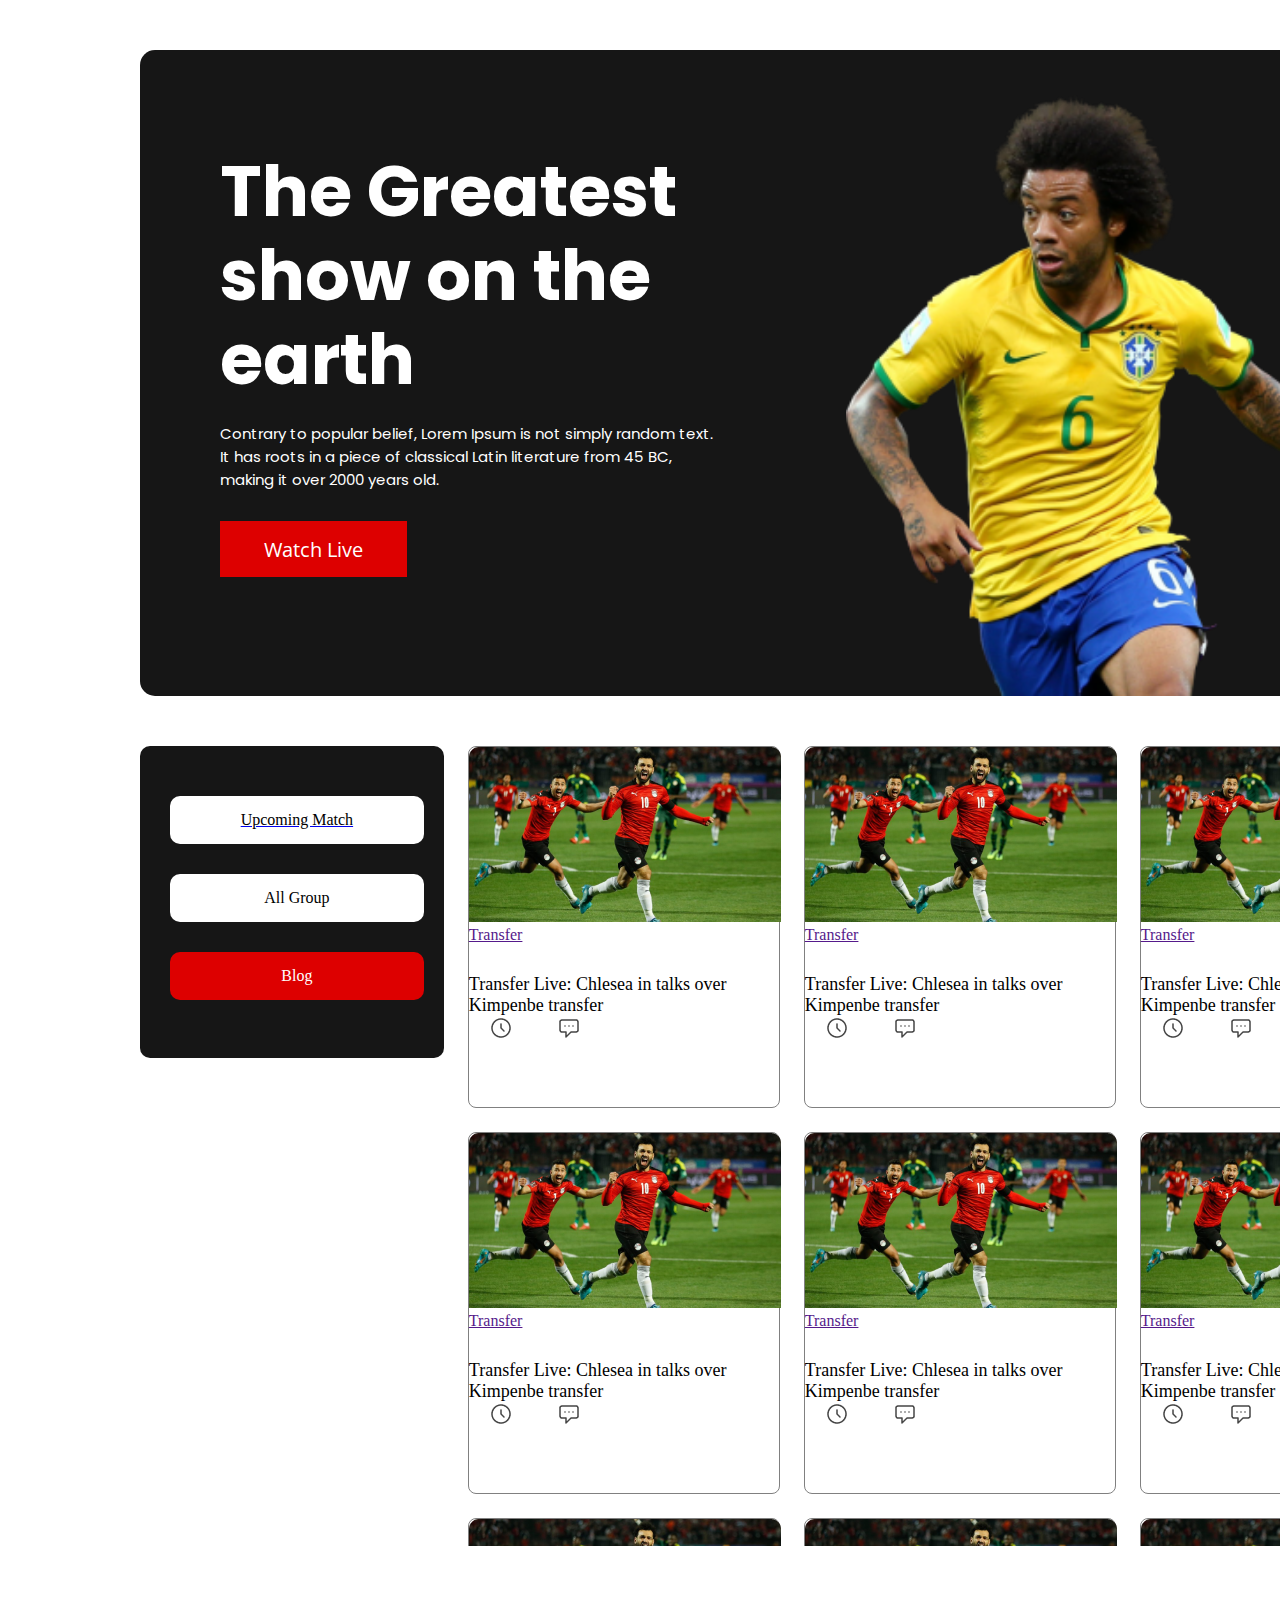
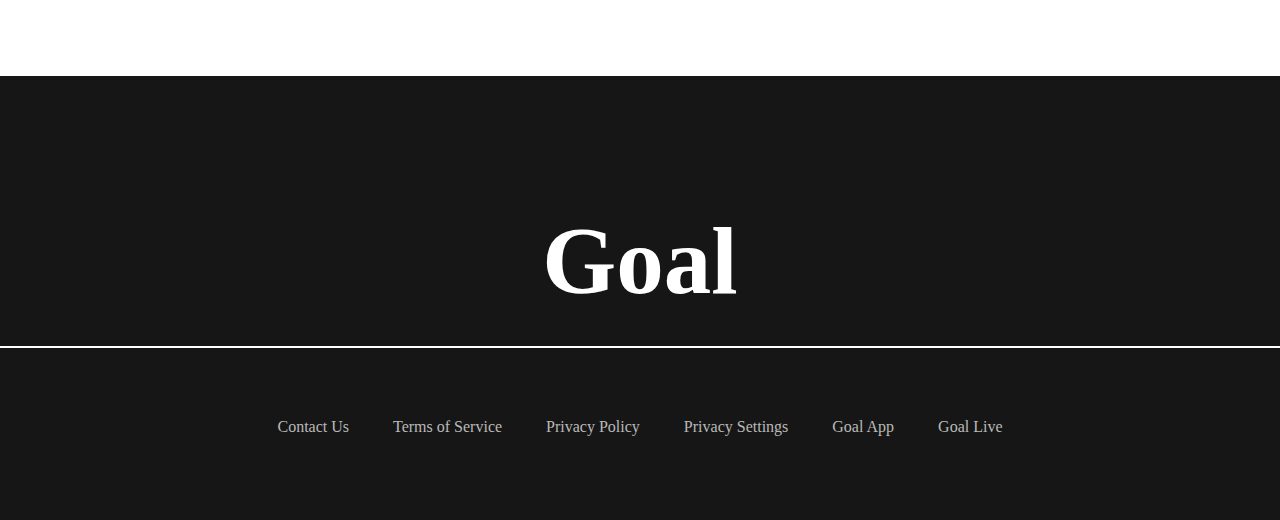
<file: index.html>
<!DOCTYPE html>
<html lang="en">
<head>
    <meta charset="UTF-8">
    <meta http-equiv="X-UA-Compatible" content="IE=edge">
    <meta name="viewport" content="width=device-width, initial-scale=1.0">
   <!-- CSS stylesheet link -->
    <link rel="stylesheet" href="style.css">
    <!-- google font -->
    <link rel="preconnect" href="https://fonts.googleapis.com">
<link rel="preconnect" href="https://fonts.gstatic.com" crossorigin>
<link href="https://fonts.googleapis.com/css2?family=Poppins:wght@700&display=swap" rel="stylesheet"> 
<link rel="preconnect" href="https://fonts.googleapis.com">
<link rel="preconnect" href="https://fonts.gstatic.com" crossorigin>
<link href="https://fonts.googleapis.com/css2?family=Open+Sans&display=swap" rel="stylesheet"> 
    <title>Foodball World Cup 2022</title>
    <head>
    </head>
<body>
    <header>
        <div class="banner">
            <div class="banner-text">
                <h1>The Greatest show on the earth</h1>
                <p>Contrary to popular belief, Lorem Ipsum is not simply 
                    random text. It has roots in a piece of classical Latin literature from 45 BC, making it over 2000 years old.</p>
                <button class="btn">
                    Watch Live
                </button>
            </div>
            <div class="banner-images">
                <img src="./images/assets/Banner Image.png" alt="">
            </div>
        </div>
        </header>
        <section>
            
            <div class="fullsection">
                <div class="leftsite">
                <ul>
                    <a href="/upcoming-match.html"><li>Upcoming Match</li></a>
                    <li>All Group</li>
                    <li class="blog">Blog</li>
                </ul>
                </div>
                <div class="rightsite">
                        <div class="cart">
                            <img src="./images/assets/Blog Image.png" alt="">
                            <a href="">Transfer</a>
                            <p>Transfer Live: Chlesea in talks over Kimpenbe transfer</p>
                            <span><img src="./images/assets/Time Icon.png" alt=""></span>
                            <span><img src="./images/assets/Chat Icon.png" alt=""></span>
                        </div>
                        <div class="cart">
                            <img src="./images/assets/Blog Image.png" alt="">
                            <a href="">Transfer</a>
                            <p>Transfer Live: Chlesea in talks over Kimpenbe transfer</p>
                            <span><img src="./images/assets/Time Icon.png" alt=""></span>
                            <span><img src="./images/assets/Chat Icon.png" alt=""></span>
                        </div>
                        <div class="cart">
                            <img src="./images/assets/Blog Image.png" alt="">
                            <a href="">Transfer</a>
                            <p>Transfer Live: Chlesea in talks over Kimpenbe transfer</p>
                            <span><img src="./images/assets/Time Icon.png" alt=""></span>
                            <span><img src="./images/assets/Chat Icon.png" alt=""></span>
                        </div>
                        <div class="cart">
                            <img src="./images/assets/Blog Image.png" alt="">
                            <a href="">Transfer</a>
                            <p>Transfer Live: Chlesea in talks over Kimpenbe transfer</p>
                            <span><img src="./images/assets/Time Icon.png" alt=""></span>
                            <span><img src="./images/assets/Chat Icon.png" alt=""></span>
                        </div>
                        <div class="cart">
                            <img src="./images/assets/Blog Image.png" alt="">
                            <a href="">Transfer</a>
                            <p>Transfer Live: Chlesea in talks over Kimpenbe transfer</p>
                            <span><img src="./images/assets/Time Icon.png" alt=""></span>
                            <span><img src="./images/assets/Chat Icon.png" alt=""></span>
                        </div>
                        <div class="cart">
                            <img src="./images/assets/Blog Image.png" alt="">
                            <a href="">Transfer</a>
                            <p>Transfer Live: Chlesea in talks over Kimpenbe transfer</p>
                            <span><img src="./images/assets/Time Icon.png" alt=""></span>
                            <span><img src="./images/assets/Chat Icon.png" alt=""></span>
                        </div>
                        <div class="cart">
                            <img src="./images/assets/Blog Image.png" alt="">
                            <a href="">Transfer</a>
                            <p>Transfer Live: Chlesea in talks over Kimpenbe transfer</p>
                            <span><img src="./images/assets/Time Icon.png" alt=""></span>
                            <span><img src="./images/assets/Chat Icon.png" alt=""></span>
                        </div>
                        <div class="cart">
                            <img src="./images/assets/Blog Image.png" alt="">
                            <a href="">Transfer</a>
                            <p>Transfer Live: Chlesea in talks over Kimpenbe transfer</p>
                            <span><img src="./images/assets/Time Icon.png" alt=""></span>
                            <span><img src="./images/assets/Chat Icon.png" alt=""></span>
                        </div>
                        <div class="cart">
                            <img src="./images/assets/Blog Image.png" alt="">
                            <a href="">Transfer</a>
                            <p>Transfer Live: Chlesea in talks over Kimpenbe transfer</p>
                            <span><img src="./images/assets/Time Icon.png" alt=""></span>
                            <span><img src="./images/assets/Chat Icon.png" alt=""></span>
                        </div>
                </div>
            </div>
        </section>
        <footer>
            <h1 class="footer-title">Goal</h1>
            <hr>
            <nav>
                <ul class="footer-nav">
                    <span> Contact Us</span>
                    <span> Terms of Service</span>
                    <span> Privacy Policy</span>
                    <span> Privacy Settings</span>
                    <span> Goal App</span>
                    <span> Goal Live</span>
                </ul>
                    
            </nav>
        </footer>
        </body>
</file>
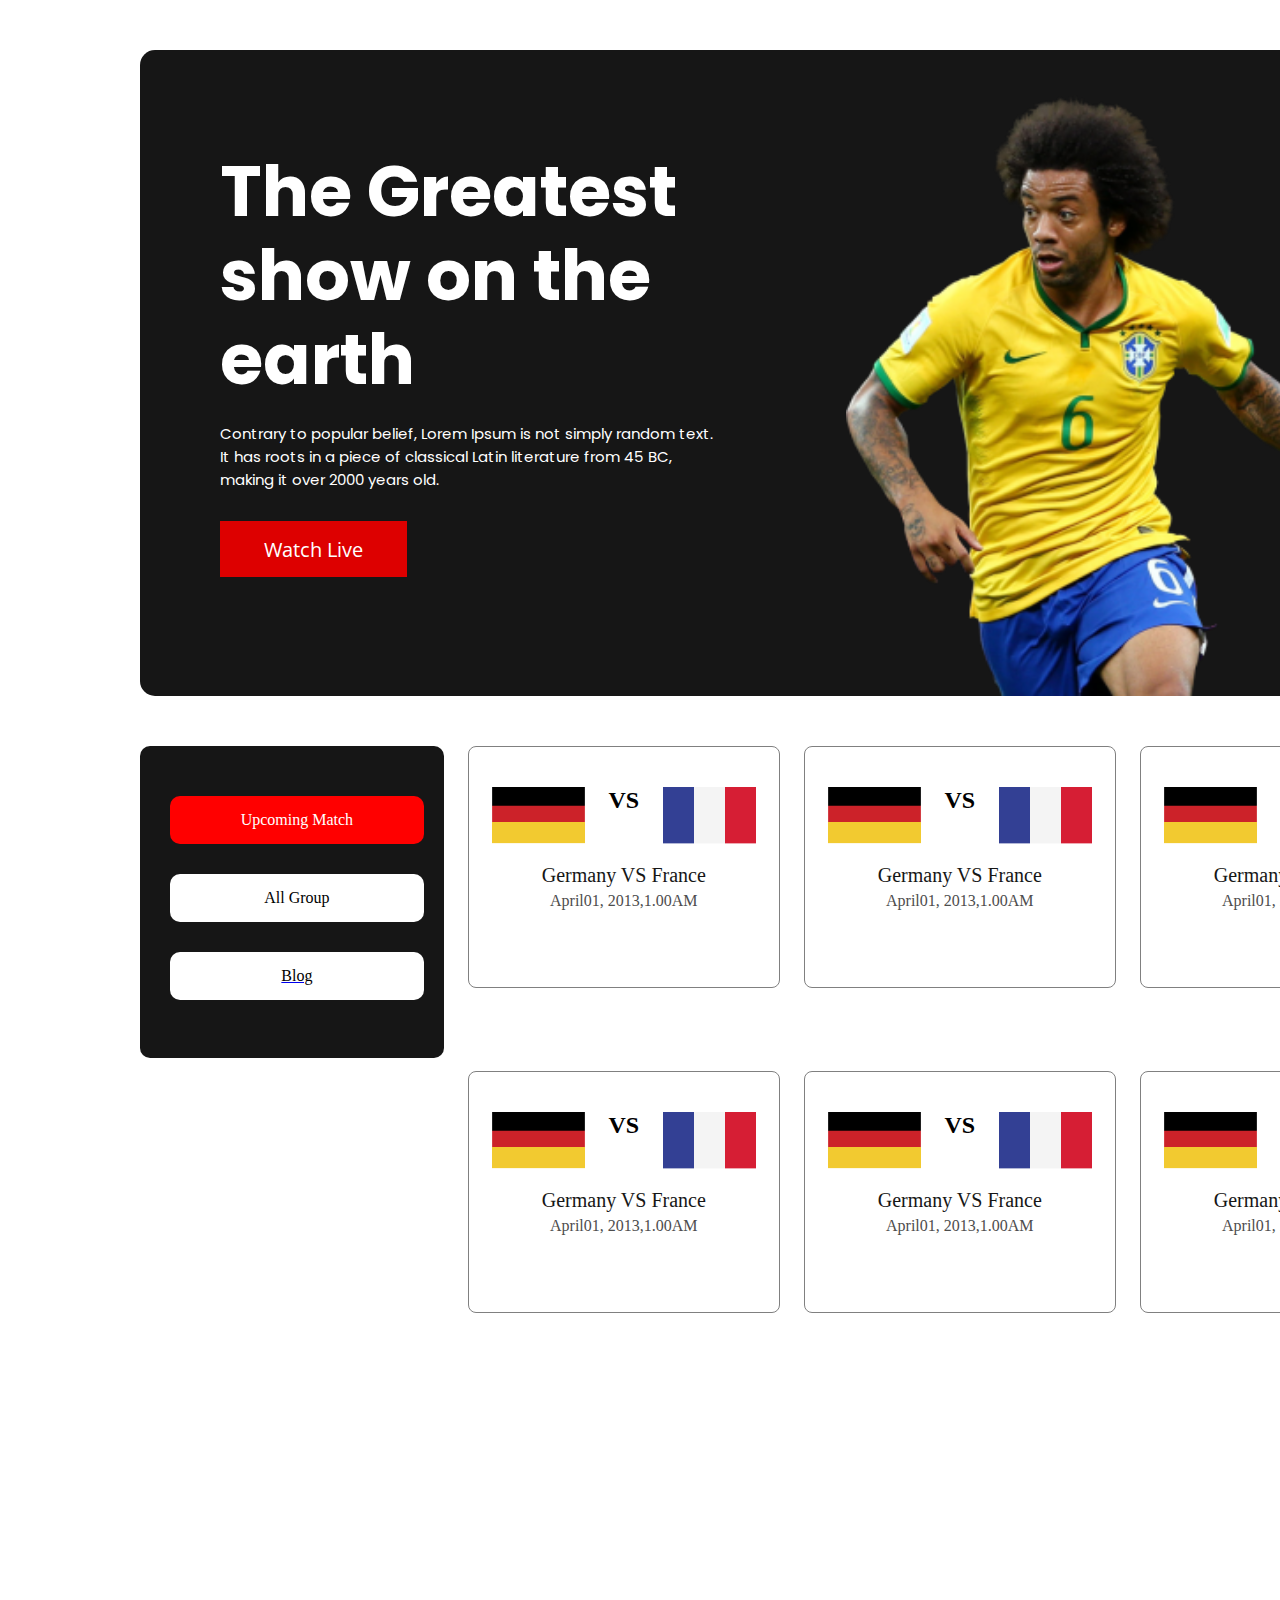
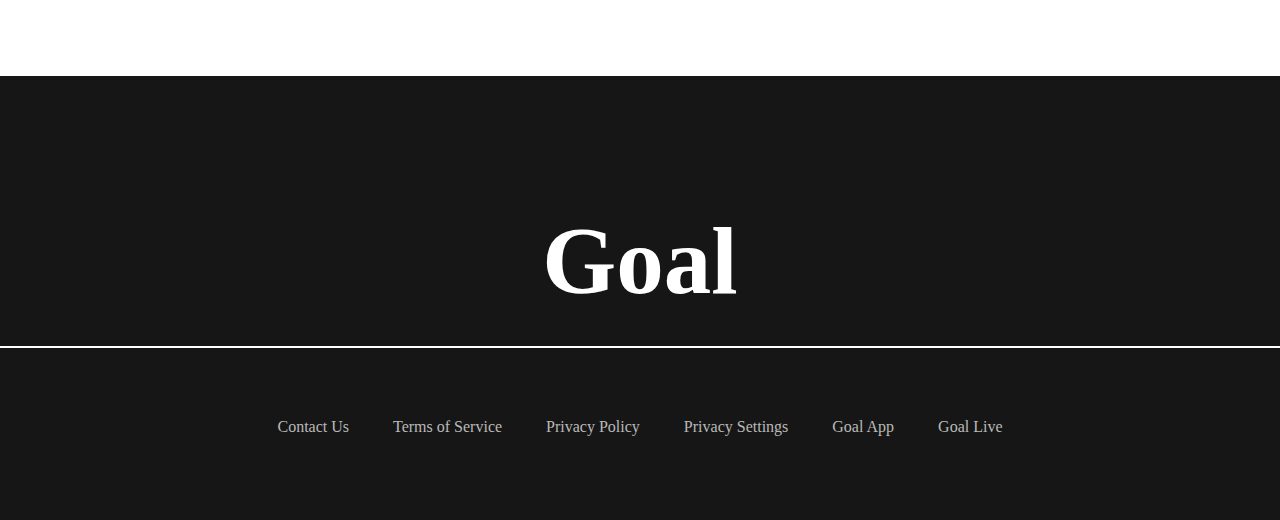
<file: upcoming-match.html>
<!DOCTYPE html>
<html lang="en">
<head>
    <meta charset="UTF-8">
    <meta http-equiv="X-UA-Compatible" content="IE=edge">
    <meta name="viewport" content="width=device-width, initial-scale=1.0">
   <!-- CSS stylesheet link -->
    <link rel="stylesheet" href="style.css">
    <!-- google font -->
    <link rel="preconnect" href="https://fonts.googleapis.com">
<link rel="preconnect" href="https://fonts.gstatic.com" crossorigin>
<link href="https://fonts.googleapis.com/css2?family=Poppins:wght@700&display=swap" rel="stylesheet"> 
<link rel="preconnect" href="https://fonts.googleapis.com">
<link rel="preconnect" href="https://fonts.gstatic.com" crossorigin>
<link href="https://fonts.googleapis.com/css2?family=Open+Sans&display=swap" rel="stylesheet"> 
<style>
    .u-match{
        background-color: red;
        color: white;
    }
</style>
    <title>Foodball World Cup 2022</title>
    <head>
    </head>
<body>
    <header>
        <div class="banner">
            <div class="banner-text">
                <h1>The Greatest show on the earth</h1>
                <p>Contrary to popular belief, Lorem Ipsum is not simply 
                    random text. It has roots in a piece of classical Latin literature from 45 BC, making it over 2000 years old.</p>
                <button class="btn">
                    Watch Live
                </button>
            </div>
            <div class="banner-images">
                <img src="./images/assets/Banner Image.png" alt="">
            </div>
        </div>
        </header>
        <section>
            
            <div class="fullsection">
                <div class="leftsite">
                <ul>
                    <li class="u-match">Upcoming Match</li>
                    <li>All Group</li>
                    <a href="/index.html"><li>Blog</li></a>
                </ul>
                </div>
                <div class="rightsite vs-main">
                        <div class="vs-all">
                        <div class="vs">
                            <img src="./images/assets/germany Flag.png" alt="">
                            <h2>VS</h2>
                            <img src="./images/assets/Flag.png" alt="">
                        </div>
                           <div class="vs-text">
                            <p class="countery">Germany VS France</p>
                            <p class="time">April01, 2013,1.00AM</p>
                           </div>
                        </div>
                        <div class="vs-all ">
                            <div class="vs">
                                <img src="./images/assets/germany Flag.png" alt="">
                                <h2>VS</h2>
                                <img src="./images/assets/Flag.png" alt="">
                            </div>
                               <div class="vs-text">
                                <p class="countery">Germany VS France</p>
                                <p class="time">April01, 2013,1.00AM</p>
                               
                               </div>
                        </div>
                        <div class="vs-all ">
                            <div class="vs">
                                <img src="./images/assets/germany Flag.png" alt="">
                                <h2>VS</h2>
                                <img src="./images/assets/Flag.png" alt="">
                            </div>
                               <div class="vs-text">
                                <p class="countery">Germany VS France</p>
                                <p class="time">April01, 2013,1.00AM</p>
                               </div>
                            
                        </div>
                        <div class="vs-all ">
                            <div class="vs">
                                <img src="./images/assets/germany Flag.png" alt="">
                                <h2>VS</h2>
                                <img src="./images/assets/Flag.png" alt="">
                            </div>
                               <div class="vs-text">
                                <p class="countery">Germany VS France</p>
                                <p class="time">April01, 2013,1.00AM</p>
                               </div>
                        </div>
                        <div class="vs-all ">
                            <div class="vs">
                                <img src="./images/assets/germany Flag.png" alt="">
                                <h2>VS</h2>
                                <img src="./images/assets/Flag.png" alt="">
                            </div>
                               <div class="vs-text">
                                <p class="countery">Germany VS France</p>
                                <p class="time">April01, 2013,1.00AM</p>
                               </div>
                            
                        </div>
                        <div class="vs-all ">
                            <div class="vs">
                                <img src="./images/assets/germany Flag.png" alt="">
                                <h2>VS</h2>
                                <img src="./images/assets/Flag.png" alt="">
                            </div>
                               <div class="vs-text">
                                <p class="countery">Germany VS France</p>
                                <p class="time">April01, 2013,1.00AM</p>
                               </div>
                            
                        </div>
                        
                </div>
            </div>
        </section>
        <footer>
            <h1 class="footer-title">Goal</h1>
            <hr>
            <nav>
                <ul class="footer-nav">
                    <span> Contact Us</span>
                    <span> Terms of Service</span>
                    <span> Privacy Policy</span>
                    <span> Privacy Settings</span>
                    <span> Goal App</span>
                    <span> Goal Live</span>
                </ul>
                    
            </nav>
        </footer>
        </body>
</file>
<file: style.css>
*{
    padding: 0;
    margin: 0;
    box-sizing: border-box;
}

/* banner start */

.banner{
    display: flex;
    margin-top: 50px;
    margin-left: 140px;
    margin-right: 139px;
    width: 1321px;
    height: 646px;
    background-color: #161616;
    border-radius: 15px;
    color: white;
}

.banner-text{
    padding: 80px;
    width: 50%;
}
.banner-images{
    width: 50%;
    padding: 45px;
}
.banner-images img{
    width: 100%;
}
.banner-text h1{
    margin-top: 20px;
    font-family: 'Poppins', sans-serif;
    font-style: normal;
    font-weight: 700;
    font-size: 70px;
    line-height: 1.2;
    margin-bottom: 20px;

}

.banner-text p{
    font-family: 'Poppins', sans-serif;
    font-size: 15px;
    margin-bottom: 30px;
    font-style: normal;
    
}

.btn{
    font-family: 'Open Sans', sans-serif;
    font-size: 20px;
    line-height: 23px;
    text-align: center; 
    background-color: #DD0000;
    border: none;
    width: 187px;
    height: 56px;
    color: white;

}
/* banner end */

/* section start */
.fullsection{
    width: 1321px;
    display: flex;
    margin-top: 50px;
    margin-left: 140px;
    margin-right: 139px;
}
.leftsite{
    width: 312px;
    height: 312px;
    background-color: #161616;
    border-radius: 10px;
    margin-right: 24px;
}
ul{
    padding: 20px;
}

li{
    background-color: white;
    padding: 15px 10px;
    color: black;
    margin-top: 30px;
    margin-bottom: 20px;
    margin-left: 10px;
    text-align: center;
    border-radius: 10px;
    margin-left: 10px;
    list-style-type: none;
    
}
.blog{
    background-color: #DD0000;
    color: white;
}

.rightsite{
    width: 1020px;
    height: 800px;
    overflow: auto;
    display: grid;
    grid-template-columns: repeat(3, 1fr);
    
}

.cart{
    width: 312px;
    height: 362px;
    border-radius: 8px;
    margin-bottom: 24px;
    margin-right: 24px;
    border: 1px solid gray;

}
.cart p{
    font-size: 18px;
    margin-top: 30px;
}

/* section end */

/* footer start */
footer{
    margin-top: 130px;
    padding-top: 130px;
    height: 444px;
    width: 100%;
    
    background-color:#161616 ;
}

.footer-title{
    font-size: 95px;
    color: white;
    text-align: center;
    margin-bottom: 30px;
}



hr{
width: 1400px;
margin: 0 auto;
border: .5px solid #ffff;
}
nav{
    margin-top: 50px;
    
}

.footer-nav{
    
    text-align: center;

}

span{
    color: #B9B9B9;
    padding: 20px;
    
}
/* footer end */

/* upcoming match srart */
.vs-all{
    width: 312px;
    height: 242px;
    /* background-color: #DD0000; */
    border-radius: 8px;
    margin-bottom: 24px;
    margin-right: 24px;
    border: 1px solid gray;
}

.vs{
    display: flex;
    justify-content: space-evenly;
    margin-top: 40px;
}

.vs-main{

    padding-bottom: 150px;

}

.vs-text{
    padding: 20px;
    text-align: center;
}
.countery{
    font-size: 20px;
    color: #161616;
    margin-bottom: 5px;
}
.time{
    color: #4D4D4D;
    font-size: 16px;

}
</file>
